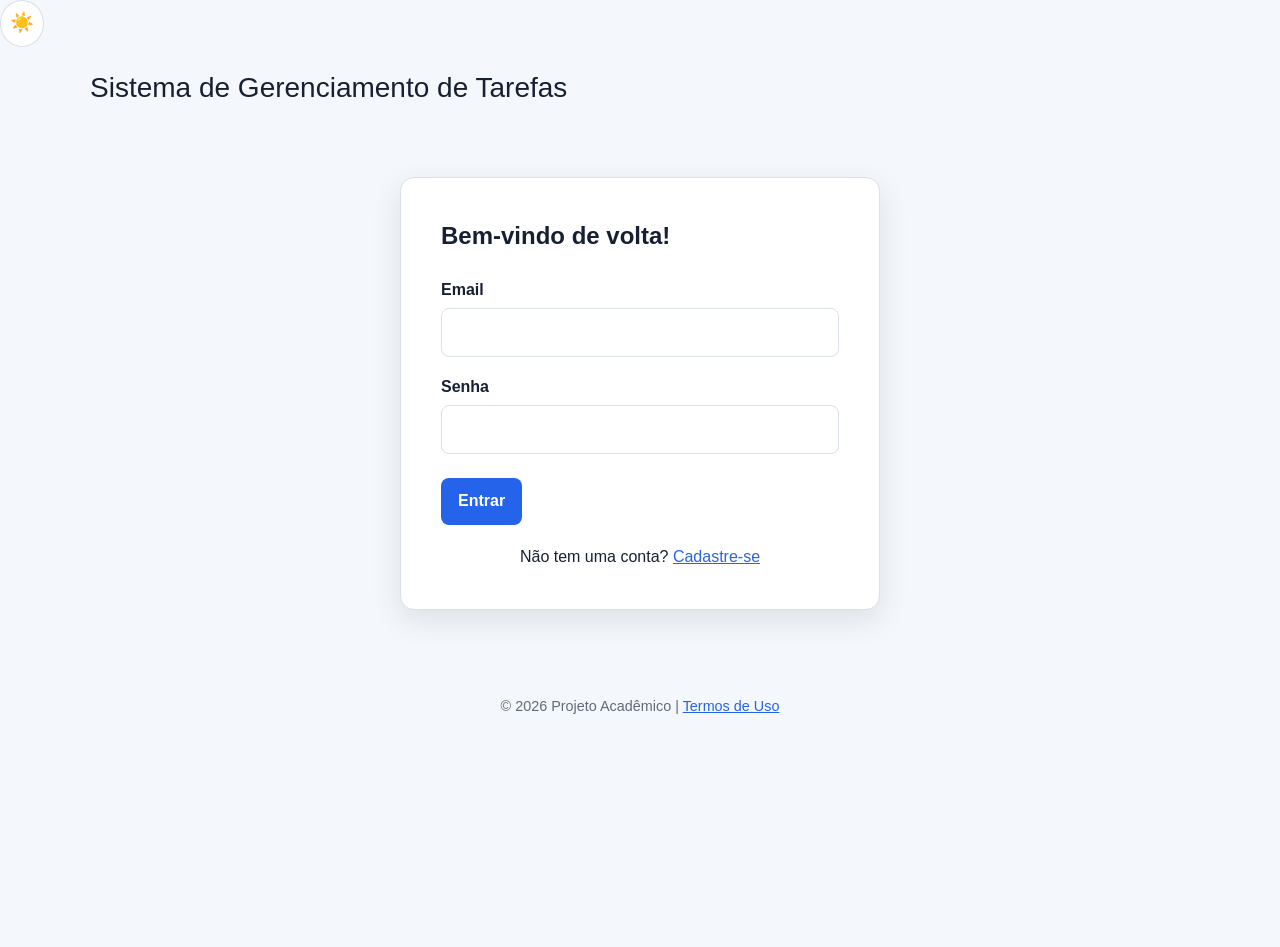
<file: index.html>
<!doctype html>
<html lang="pt-BR">

<head>
    <meta charset="utf-8">
    <meta name="viewport" content="width=device-width, initial-scale=1">
    <meta name="description" content="Sistema Gerenciador de Tarefas">
    <title>Login | Sistema de Gerenciamento de Tarefas</title>
    <link rel="stylesheet" href="css/style.css">
</head>

<body>
    <input type="checkbox" id="tema" class="controle-tema">
    <label for="tema" class="botao-tema" aria-label="Alternar tema" title="Alternar tema">
        <span class="icone-claro" aria-hidden="true">☀️</span>
        <span class="icone-escuro" aria-hidden="true">🌙</span>
    </label>

    <div class="pagina pagina-publica">
        <header class="cabecalho-publico">
            <p class="nome-sistema">Sistema de Gerenciamento de Tarefas</p>
        </header>
        <main class="conteudo-publico">
            <section class="cartao cartao-formulario" aria-labelledby="titulo-login">
                <h1 id="titulo-login" class="titulo-cartao">Bem-vindo de volta!</h1>
                <form action="pages/dashboard.html" method="get">
                    <div class="grupo-formulario">
                        <label for="email">Email</label>
                        <input class="campo" type="email" id="email" name="email" autocomplete="email" required>
                    </div>
                    <div class="grupo-formulario">
                        <label for="senha">Senha</label>
                        <input class="campo" type="password" id="senha" name="senha" autocomplete="current-password"
                            required>
                    </div>
                    <div class="acoes-formulario">
                        <button class="botao botao-primario" type="submit">Entrar</button>
                    </div>
                    <p class="link-formulario">Não tem uma conta? <a href="pages/cadastro.html">Cadastre-se</a></p>
                </form>
            </section>
        </main>
        <footer class="rodape-publico">
            <p>© 2026 Projeto Acadêmico | <a href="#">Termos de Uso</a></p>
        </footer>
    </div>
</body>

</html>
</file>
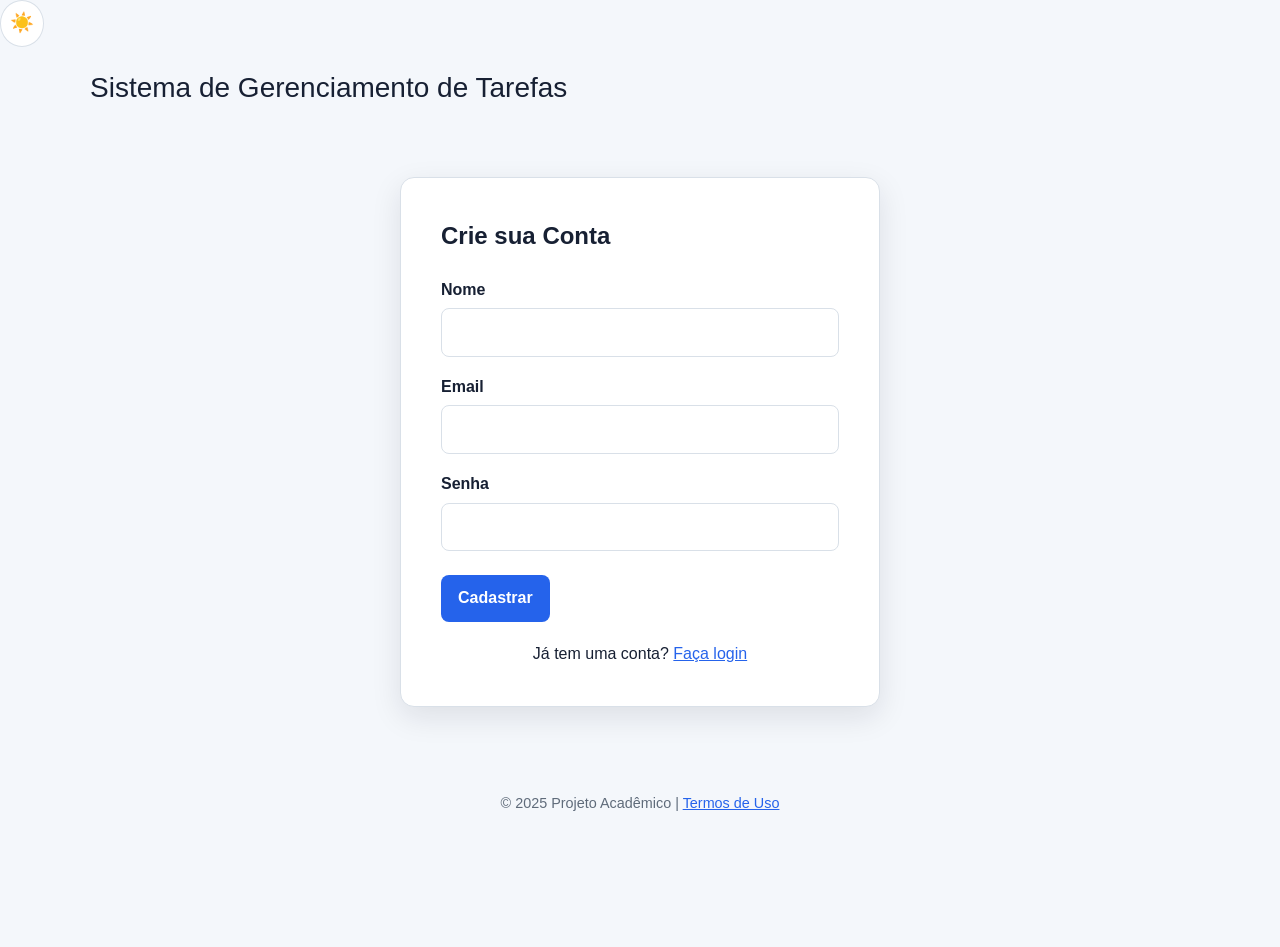
<file: pages/cadastro.html>
<!doctype html>
<html lang="pt-BR">

<head>
    <meta charset="utf-8">
    <meta name="viewport" content="width=device-width, initial-scale=1">
    <meta name="description" content="Sistema Gerenciador de Tarefas">
    <title>Cadastro | Sistema de Gerenciamento de Tarefas</title>
    <link rel="stylesheet" href="/css/style.css">
</head>

<body>
    <input type="checkbox" id="tema" class="controle-tema">
    <label for="tema" class="botao-tema" aria-label="Alternar tema" title="Alternar tema">
        <span class="icone-claro" aria-hidden="true">☀️</span>
        <span class="icone-escuro" aria-hidden="true">🌙</span>
    </label>

    <div class="pagina pagina-publica">
        <header class="cabecalho-publico">
            <p class="nome-sistema">Sistema de Gerenciamento de Tarefas</p>
        </header>
        <main class="conteudo-publico">
            <section class="cartao cartao-formulario" aria-labelledby="titulo-cadastro">
                <h1 id="titulo-cadastro" class="titulo-cartao">Crie sua Conta</h1>
                <form action="dashboard.html" method="get">
                    <div class="grupo-formulario">
                        <label for="nome">Nome</label>
                        <input class="campo" type="text" id="nome" name="nome" autocomplete="name" required>
                    </div>
                    <div class="grupo-formulario">
                        <label for="email">Email</label>
                        <input class="campo" type="email" id="email" name="email" autocomplete="email" required>
                    </div>
                    <div class="grupo-formulario">
                        <label for="senha">Senha</label>
                        <input class="campo" type="password" id="senha" name="senha" autocomplete="new-password"
                            required>
                    </div>
                    <div class="acoes-formulario">
                        <button class="botao botao-primario" type="submit">Cadastrar</button>
                    </div>
                    <p class="link-formulario">Já tem uma conta? <a href="../index.html">Faça login</a></p>
                </form>
            </section>
        </main>
        <footer class="rodape-publico">
            <p>© 2025 Projeto Acadêmico | <a href="#">Termos de Uso</a></p>
        </footer>
    </div>
</body>

</html>
</file>
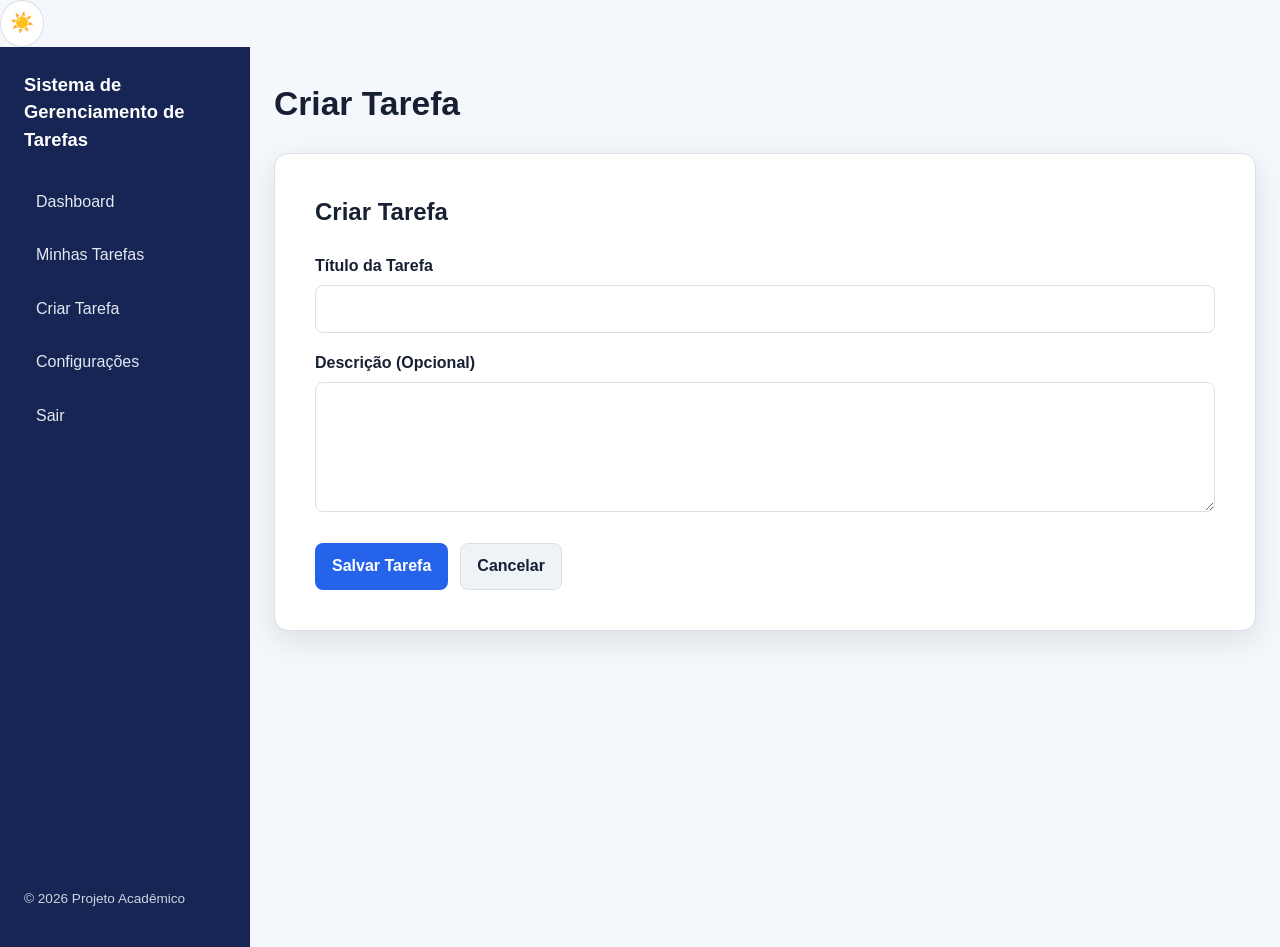
<file: pages/criar-tarefa.html>
<!doctype html>
<html lang="pt-BR">

<head>
    <meta charset="utf-8">
    <meta name="viewport" content="width=device-width, initial-scale=1">
    <meta name="description" content="Sistema Gerenciador de Tarefas">
    <title>Criar Tarefa | Sistema Gerenciador de Tarefas</title>
    <link rel="stylesheet" href="../css/style.css">
</head>

<body>
    <input type="checkbox" id="tema" class="controle-tema">
    <label for="tema" class="botao-tema" aria-label="Alternar tema" title="Alternar tema">
        <span class="icone-claro" aria-hidden="true">☀️</span>
        <span class="icone-escuro" aria-hidden="true">🌙</span>
    </label>

    <div class="pagina pagina-interna">
        <div class="layout-interno">
            <aside class="sidebar">
                <h2>Sistema de Gerenciamento de Tarefas</h2>
                <nav class="navegacao" aria-label="Navegação principal">
                    <ul>
                        <li><a href="dashboard.html">Dashboard</a></li>
                        <li><a href="dashboard.html">Minhas Tarefas</a></li>
                        <li><a href="criar-tarefa.html">Criar Tarefa</a></li>
                        <li><a href="#">Configurações</a></li>
                        <li><a href="../index.html">Sair</a></li>
                    </ul>
                </nav>
                <p class="sidebar-rodape">© 2026 Projeto Acadêmico</p>
            </aside>
            <main class="conteudo-interno">
                <header class="cabecalho-interno">
                    <h1>Criar Tarefa</h1>
                </header>

                <section class="cartao cartao-formulario" aria-labelledby="titulo-criar">
                    <h2 id="titulo-criar" class="titulo-cartao">Criar Tarefa</h2>

                    <form action="dashboard.html" method="get">
                        <div class="grupo-formulario">
                            <label for="titulo">Título da Tarefa</label>
                            <input class="campo" type="text" id="titulo" name="titulo" required>
                        </div>

                        <div class="grupo-formulario">
                            <label for="descricao">Descrição (Opcional)</label>
                            <textarea class="campo" id="descricao" name="descricao"></textarea>
                        </div>

                        <div class="acoes-formulario">
                            <button class="botao botao-primario" type="submit">Salvar Tarefa</button>
                            <a class="botao botao-secundario" href="dashboard.html">Cancelar</a>
                        </div>
                    </form>
                </section>
            </main>
        </div>
    </div>
</body>

</html>
</file>
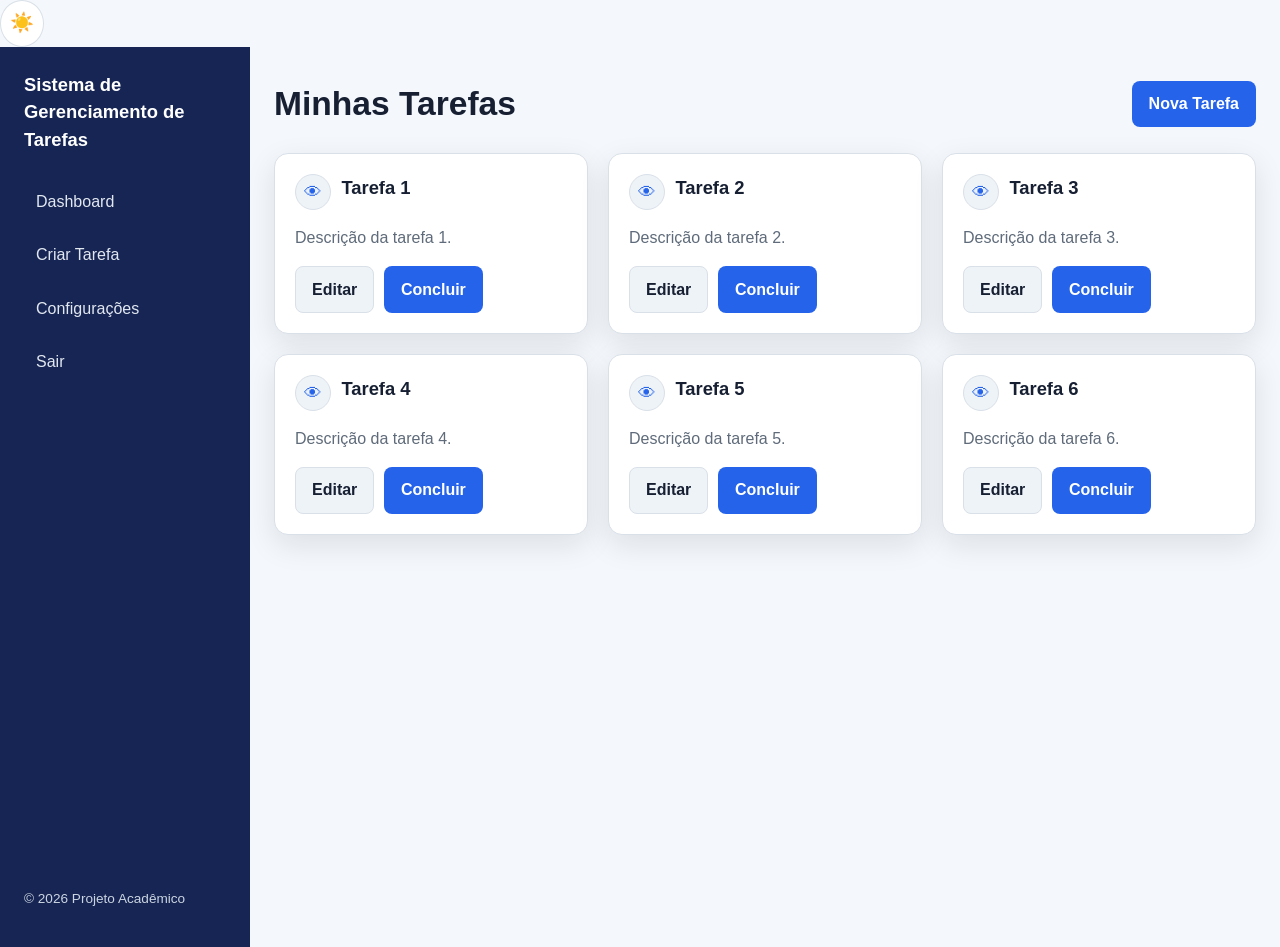
<file: pages/dashboard.html>
<!doctype html>
<html lang="pt-BR">

<head>
    <meta charset="utf-8">
    <meta name="viewport" content="width=device-width, initial-scale=1">
    <meta name="description" content="Sistema Gerenciador de Tarefas">
    <title>Minhas Tarefas | Sistema Gerenciador de Tarefas</title>
    <link rel="stylesheet" href="../css/style.css">
</head>

<body>
    <input type="checkbox" id="tema" class="controle-tema">
    <label for="tema" class="botao-tema" aria-label="Alternar tema" title="Alternar tema">
        <span class="icone-claro" aria-hidden="true">☀️</span>
        <span class="icone-escuro" aria-hidden="true">🌙</span>
    </label>

    <div class="pagina pagina-interna">
        <div class="layout-interno">
            <aside class="sidebar">
                <h2>Sistema de Gerenciamento de Tarefas</h2>
                <nav class="navegacao" aria-label="Navegação principal">
                    <ul>
                        <li><a href="dashboard.html">Dashboard</a></li>
                        <li><a href="criar-tarefa.html">Criar Tarefa</a></li>
                        <li><a href="#">Configurações</a></li>
                        <li><a href="../index.html">Sair</a></li>
                    </ul>
                </nav>
                <p class="sidebar-rodape">© 2026 Projeto Acadêmico</p>
            </aside>
            <main class="conteudo-interno">
                <header class="cabecalho-interno">
                    <h1>Minhas Tarefas</h1>
                    <a class="botao botao-primario" href="criar-tarefa.html">Nova Tarefa</a>
                </header>

                <section aria-labelledby="titulo-listagem">
                    <h2 id="titulo-listagem" class="visualmente-oculto">Lista de tarefas</h2>
                    <div class="grade-tarefas">
                        <article class="cartao cartao-tarefa">
                            <header class="cabecalho-tarefa">
                                <a class="icone-olho" href="detalhes.html" aria-label="Ver detalhes da Tarefa 1"
                                    title="Ver detalhes">👁</a>
                                <h2>Tarefa 1</h2>
                            </header>
                            <p class="descricao-tarefa">Descrição da tarefa 1.</p>
                            <div class="acoes-tarefa">
                                <a class="botao botao-secundario" href="editar-tarefa.html">Editar</a>
                                <a class="botao botao-primario" href="#">Concluir</a>
                            </div>
                        </article>

                        <article class="cartao cartao-tarefa">
                            <header class="cabecalho-tarefa">
                                <a class="icone-olho" href="detalhes.html" aria-label="Ver detalhes da Tarefa 2"
                                    title="Ver detalhes">👁</a>
                                <h2>Tarefa 2</h2>
                            </header>
                            <p class="descricao-tarefa">Descrição da tarefa 2.</p>
                            <div class="acoes-tarefa">
                                <a class="botao botao-secundario" href="editar-tarefa.html">Editar</a>
                                <a class="botao botao-primario" href="#">Concluir</a>
                            </div>
                        </article>

                        <article class="cartao cartao-tarefa">
                            <header class="cabecalho-tarefa">
                                <a class="icone-olho" href="detalhes.html" aria-label="Ver detalhes da Tarefa 3"
                                    title="Ver detalhes">👁</a>
                                <h2>Tarefa 3</h2>
                            </header>
                            <p class="descricao-tarefa">Descrição da tarefa 3.</p>
                            <div class="acoes-tarefa">
                                <a class="botao botao-secundario" href="editar-tarefa.html">Editar</a>
                                <a class="botao botao-primario" href="#">Concluir</a>
                            </div>
                        </article>

                        <article class="cartao cartao-tarefa">
                            <header class="cabecalho-tarefa">
                                <a class="icone-olho" href="detalhes.html" aria-label="Ver detalhes da Tarefa 4"
                                    title="Ver detalhes">👁</a>
                                <h2>Tarefa 4</h2>
                            </header>
                            <p class="descricao-tarefa">Descrição da tarefa 4.</p>
                            <div class="acoes-tarefa">
                                <a class="botao botao-secundario" href="editar-tarefa.html">Editar</a>
                                <a class="botao botao-primario" href="#">Concluir</a>
                            </div>
                        </article>

                        <article class="cartao cartao-tarefa">
                            <header class="cabecalho-tarefa">
                                <a class="icone-olho" href="detalhes.html" aria-label="Ver detalhes da Tarefa 5"
                                    title="Ver detalhes">👁</a>
                                <h2>Tarefa 5</h2>
                            </header>
                            <p class="descricao-tarefa">Descrição da tarefa 5.</p>
                            <div class="acoes-tarefa">
                                <a class="botao botao-secundario" href="editar-tarefa.html">Editar</a>
                                <a class="botao botao-primario" href="#">Concluir</a>
                            </div>
                        </article>

                        <article class="cartao cartao-tarefa">
                            <header class="cabecalho-tarefa">
                                <a class="icone-olho" href="detalhes.html" aria-label="Ver detalhes da Tarefa 6"
                                    title="Ver detalhes">👁</a>
                                <h2>Tarefa 6</h2>
                            </header>
                            <p class="descricao-tarefa">Descrição da tarefa 6.</p>
                            <div class="acoes-tarefa">
                                <a class="botao botao-secundario" href="editar-tarefa.html">Editar</a>
                                <a class="botao botao-primario" href="#">Concluir</a>
                            </div>
                        </article>
                    </div>
                </section>
            </main>
        </div>
    </div>
</body>

</html>
</file>
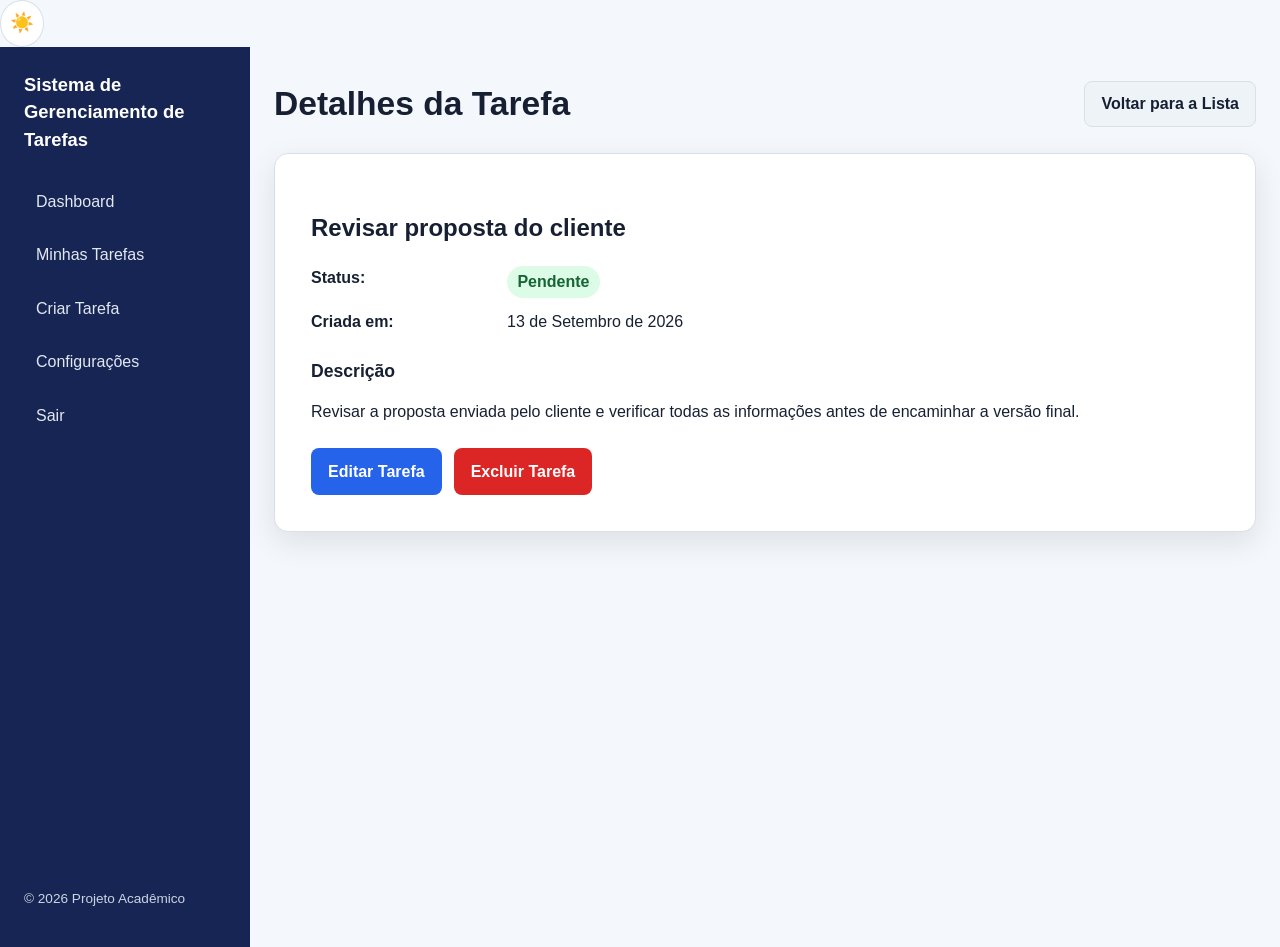
<file: pages/detalhes.html>
<!doctype html>
<html lang="pt-BR">

<head>
    <meta charset="utf-8">
    <meta name="viewport" content="width=device-width, initial-scale=1">
    <meta name="description" content="Sistema Gerenciador de Tarefas">
    <title>Detalhes da Tarefa | Sistema Gerenciador de Tarefas</title>
    <link rel="stylesheet" href="../css/style.css">
</head>

<body>
    <input type="checkbox" id="tema" class="controle-tema">
    <label for="tema" class="botao-tema" aria-label="Alternar tema" title="Alternar tema">
        <span class="icone-claro" aria-hidden="true">☀️</span>
        <span class="icone-escuro" aria-hidden="true">🌙</span>
    </label>

    <div class="pagina pagina-interna">
        <div class="layout-interno">
            <aside class="sidebar">
                <h2>Sistema de Gerenciamento de Tarefas</h2>
                <nav class="navegacao" aria-label="Navegação principal">
                    <ul>
                        <li><a href="dashboard.html">Dashboard</a></li>
                        <li><a href="dashboard.html">Minhas Tarefas</a></li>
                        <li><a href="criar-tarefa.html">Criar Tarefa</a></li>
                        <li><a href="#">Configurações</a></li>
                        <li><a href="../index.html">Sair</a></li>
                    </ul>
                </nav>
                <p class="sidebar-rodape">© 2026 Projeto Acadêmico</p>
            </aside>
            <main class="conteudo-interno">
                <header class="cabecalho-interno">
                    <h1>Detalhes da Tarefa</h1>
                    <a class="botao botao-secundario" href="dashboard.html">Voltar para a Lista</a>
                </header>

                <article class="cartao cartao-detalhes">
                    <h2>Revisar proposta do cliente</h2>

                    <dl class="lista-detalhes">
                        <dt>Status:</dt>
                        <dd><span class="status">Pendente</span></dd>

                        <dt>Criada em:</dt>
                        <dd>13 de Setembro de 2026</dd>
                    </dl>

                    <section class="descricao-detalhada" aria-labelledby="titulo-descricao">
                        <h2 id="titulo-descricao">Descrição</h2>
                        <p>Revisar a proposta enviada pelo cliente e verificar todas as informações antes de encaminhar
                            a versão final.</p>
                    </section>

                    <div class="acoes-formulario">
                        <a class="botao botao-primario" href="editar-tarefa.html">Editar Tarefa</a>
                        <a class="botao botao-perigo" href="#">Excluir Tarefa</a>
                    </div>
                </article>
            </main>
        </div>
    </div>
</body>

</html>
</file>
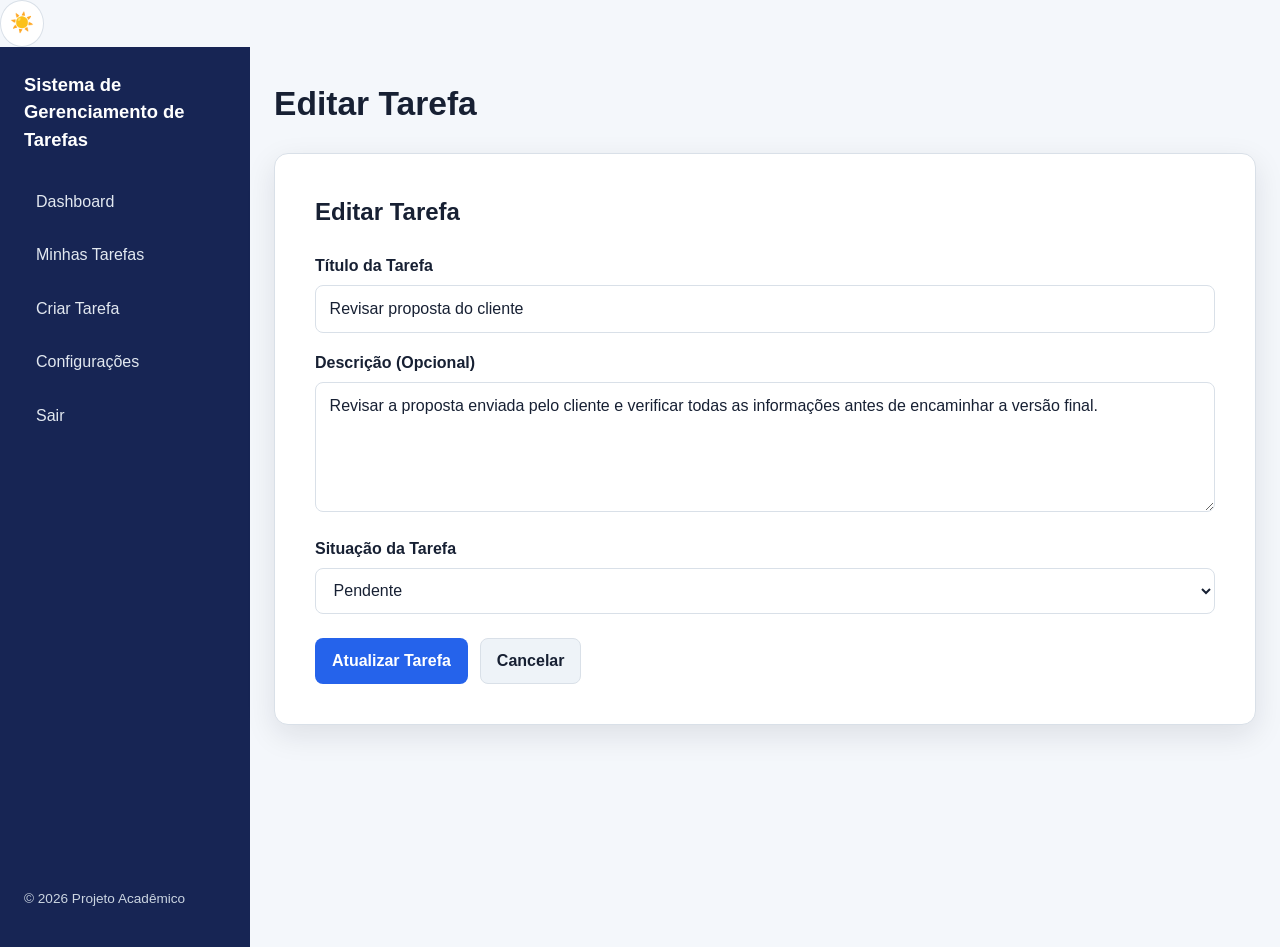
<file: pages/editar-tarefa.html>
<!doctype html>
<html lang="pt-BR">

<head>
    <meta charset="utf-8">
    <meta name="viewport" content="width=device-width, initial-scale=1">
    <meta name="description" content="Sistema Gerenciador de Tarefas">
    <title>Editar Tarefa | Sistema Gerenciador de Tarefas</title>
    <link rel="stylesheet" href="../css/style.css">
</head>

<body>
    <input type="checkbox" id="tema" class="controle-tema">
    <label for="tema" class="botao-tema" aria-label="Alternar tema" title="Alternar tema">
        <span class="icone-claro" aria-hidden="true">☀️</span>
        <span class="icone-escuro" aria-hidden="true">🌙</span>
    </label>

    <div class="pagina pagina-interna">
        <div class="layout-interno">
            <aside class="sidebar">
                <h2>Sistema de Gerenciamento de Tarefas</h2>
                <nav class="navegacao" aria-label="Navegação principal">
                    <ul>
                        <li><a href="dashboard.html">Dashboard</a></li>
                        <li><a href="dashboard.html">Minhas Tarefas</a></li>
                        <li><a href="criar-tarefa.html">Criar Tarefa</a></li>
                        <li><a href="#">Configurações</a></li>
                        <li><a href="../index.html">Sair</a></li>
                    </ul>
                </nav>
                <p class="sidebar-rodape">© 2026 Projeto Acadêmico</p>
            </aside>
            <main class="conteudo-interno">
                <header class="cabecalho-interno">
                    <h1>Editar Tarefa</h1>
                </header>

                <section class="cartao cartao-formulario" aria-labelledby="titulo-editar">
                    <h2 id="titulo-editar" class="titulo-cartao">Editar Tarefa</h2>

                    <form action="detalhes.html" method="get">
                        <div class="grupo-formulario">
                            <label for="titulo">Título da Tarefa</label>
                            <input class="campo" type="text" id="titulo" name="titulo"
                                value="Revisar proposta do cliente" required>
                        </div>

                        <div class="grupo-formulario">
                            <label for="descricao">Descrição (Opcional)</label>
                            <textarea class="campo" id="descricao"
                                name="descricao">Revisar a proposta enviada pelo cliente e verificar todas as informações antes de encaminhar a versão final.</textarea>
                        </div>

                        <div class="grupo-formulario">
                            <label for="situacao">Situação da Tarefa</label>
                            <select class="campo" id="situacao" name="situacao">
                                <option value="pendente" selected>Pendente</option>
                                <option value="em-andamento">Em andamento</option>
                                <option value="concluida">Concluída</option>
                            </select>
                        </div>

                        <div class="acoes-formulario">
                            <button class="botao botao-primario" type="submit">Atualizar Tarefa</button>
                            <a class="botao botao-secundario" href="dashboard.html">Cancelar</a>
                        </div>
                    </form>
                </section>
            </main>
        </div>
    </div>
</body>

</html>
</file>
<file: css/style.css>
/* ==========================================================
   SISTEMA GERENCIADOR DE TAREFAS
   HTML5 + CSS3 | Sem JavaScript
   ========================================================== */

:root {
    --cor-fundo: #f4f7fb;
    --cor-superficie: #ffffff;
    --cor-superficie-secundaria: #eef3f8;
    --cor-texto: #172033;
    --cor-texto-secundario: #5f6b7a;
    --cor-primaria: #2563eb;
    --cor-primaria-hover: #1d4ed8;
    --cor-secundaria: #64748b;
    --cor-sucesso: #15803d;
    --cor-perigo: #dc2626;
    --cor-borda: #d9e0e8;
    --cor-foco: #f59e0b;
    --sombra: 0 10px 30px rgba(15, 23, 42, 0.10);
    --raio: 14px;
}

* {
    box-sizing: border-box;
}

html {
    font-size: 16px;
}

body {
    margin: 0;
    min-height: 100vh;
    font-family: Arial, Helvetica, sans-serif;
    line-height: 1.5;
    color: var(--cor-texto);
    background: var(--cor-fundo);
}

a {
    color: var(--cor-primaria);
}

a:hover {
    color: var(--cor-primaria-hover);
}

button,
input,
textarea,
select {
    font: inherit;
}

button,
input,
textarea,
select,
a {
    -webkit-tap-highlight-color: transparent;
}

:focus-visible {
    outline: 3px solid var(--cor-foco);
    outline-offset: 3px;
}

/* ---------- Controle de tema ---------- */

.controle-tema {
    position: absolute;
    width: 1px;
    height: 1px;
    padding: 0;
    margin: -1px;
    overflow: hidden;
    clip: rect(0, 0, 0, 0);
    white-space: nowrap;
    border: 0;
}

.botao-tema {
    display: inline-flex;
    align-items: center;
    justify-content: center;
    min-width: 44px;
    min-height: 44px;
    padding: 0.5rem;
    border: 1px solid var(--cor-borda);
    border-radius: 50%;
    background: var(--cor-superficie);
    cursor: pointer;
    font-size: 1.2rem;
    user-select: none;
}

.botao-tema .icone-escuro {
    display: none;
}

.controle-tema:checked+.botao-tema .icone-claro {
    display: none;
}

.controle-tema:checked+.botao-tema .icone-escuro {
    display: inline;
}

/* Tema escuro aplicado aos elementos irmãos do controle. */
.controle-tema:checked~.pagina {
    --cor-fundo: #0f172a;
    --cor-superficie: #1e293b;
    --cor-superficie-secundaria: #273449;
    --cor-texto: #f8fafc;
    --cor-texto-secundario: #cbd5e1;
    --cor-borda: #475569;
    --sombra: 0 10px 30px rgba(0, 0, 0, 0.30);
}

.controle-tema:checked~.pagina .sidebar {
    background: #020617;
}

/* ---------- Cabeçalhos ---------- */

.cabecalho-publico {
    width: min(100% - 2rem, 1100px);
    margin: 0 auto;
    padding: 1.25rem 0;
    display: flex;
    align-items: center;
    justify-content: space-between;
    gap: 1rem;
}

.nome-sistema {
    margin: 0;
    font-size: clamp(1.25rem, 3vw, 1.75rem);
}

.pagina-publica {
    min-height: 100vh;
}

.conteudo-publico {
    width: min(100% - 2rem, 480px);
    margin: 0 auto;
    padding: 3rem 0;
}

.rodape-publico {
    width: min(100% - 2rem, 1100px);
    margin: 0 auto;
    padding: 1.5rem 0;
    text-align: center;
    color: var(--cor-texto-secundario);
    font-size: 0.9rem;
}

/* ---------- Cartões e formulários ---------- */

.cartao {
    background: var(--cor-superficie);
    border: 1px solid var(--cor-borda);
    border-radius: var(--raio);
    box-shadow: var(--sombra);
}

.cartao-formulario {
    padding: clamp(1.5rem, 4vw, 2.5rem);
}

.titulo-cartao {
    margin-top: 0;
    margin-bottom: 1.5rem;
    font-size: 1.5rem;
}

.grupo-formulario {
    margin-bottom: 1.15rem;
}

.grupo-formulario label {
    display: block;
    margin-bottom: 0.4rem;
    font-weight: 700;
}

.campo {
    width: 100%;
    min-height: 46px;
    padding: 0.7rem 0.85rem;
    color: var(--cor-texto);
    background: var(--cor-superficie);
    border: 1px solid var(--cor-borda);
    border-radius: 8px;
}

textarea.campo {
    min-height: 130px;
    resize: vertical;
}

.acoes-formulario {
    display: flex;
    flex-wrap: wrap;
    gap: 0.75rem;
    margin-top: 1.5rem;
}

.botao {
    display: inline-flex;
    align-items: center;
    justify-content: center;
    min-height: 44px;
    padding: 0.65rem 1rem;
    border: 1px solid transparent;
    border-radius: 8px;
    text-decoration: none;
    font-weight: 700;
    cursor: pointer;
}

.botao-primario {
    color: #fff;
    background: var(--cor-primaria);
}

.botao-primario:hover {
    color: #fff;
    background: var(--cor-primaria-hover);
}

.botao-secundario {
    color: var(--cor-texto);
    background: var(--cor-superficie-secundaria);
    border-color: var(--cor-borda);
}

.botao-perigo {
    color: #fff;
    background: var(--cor-perigo);
}

.texto-apoio {
    color: var(--cor-texto-secundario);
}

.link-formulario {
    margin: 1.25rem 0 0;
    text-align: center;
}

/* ---------- Área interna ---------- */

.pagina-interna {
    min-height: 100vh;
}

.layout-interno {
    display: grid;
    grid-template-columns: 250px 1fr;
    min-height: 100vh;
}

.sidebar {
    display: flex;
    flex-direction: column;
    gap: 1.5rem;
    padding: 1.5rem;
    color: #fff;
    background: #172554;
}

.sidebar h2 {
    margin: 0;
    font-size: 1.15rem;
}

.navegacao ul {
    display: grid;
    gap: 0.35rem;
    margin: 0;
    padding: 0;
    list-style: none;
}

.navegacao a {
    display: block;
    padding: 0.75rem;
    color: #e2e8f0;
    border-radius: 8px;
    text-decoration: none;
}

.navegacao a:hover,
.navegacao a[aria-current="page"] {
    color: #fff;
    background: rgba(255, 255, 255, 0.12);
}

.sidebar-rodape {
    margin-top: auto;
    color: #cbd5e1;
    font-size: 0.85rem;
}

.conteudo-interno {
    width: min(100% - 3rem, 1200px);
    margin: 0 auto;
    padding: 2rem 0 3rem;
}

.cabecalho-interno {
    display: flex;
    align-items: center;
    justify-content: space-between;
    gap: 1rem;
    margin-bottom: 1.5rem;
}

.cabecalho-interno h1 {
    margin: 0;
    font-size: clamp(1.5rem, 3vw, 2.1rem);
}

.grade-tarefas {
    display: grid;
    grid-template-columns: repeat(3, minmax(0, 1fr));
    gap: 1.25rem;
}

.cartao-tarefa {
    padding: 1.25rem;
}

.cabecalho-tarefa {
    display: flex;
    align-items: flex-start;
    gap: 0.65rem;
}

.icone-olho {
    flex: 0 0 auto;
    width: 2.25rem;
    height: 2.25rem;
    display: inline-flex;
    align-items: center;
    justify-content: center;
    color: var(--cor-primaria);
    background: var(--cor-superficie-secundaria);
    border: 1px solid var(--cor-borda);
    border-radius: 50%;
    text-decoration: none;
    font-size: 1.1rem;
}

.cabecalho-tarefa h2 {
    margin: 0;
    font-size: 1.15rem;
}

.descricao-tarefa {
    margin: 1rem 0;
    color: var(--cor-texto-secundario);
}

.acoes-tarefa {
    display: flex;
    flex-wrap: wrap;
    gap: 0.6rem;
}

/* ---------- Detalhes ---------- */

.cartao-detalhes {
    padding: clamp(1.5rem, 4vw, 2.25rem);
}

.lista-detalhes {
    display: grid;
    grid-template-columns: minmax(120px, 180px) 1fr;
    gap: 0.75rem 1rem;
    margin: 0 0 1.5rem;
}

.lista-detalhes dt {
    font-weight: 700;
}

.lista-detalhes dd {
    margin: 0;
}

.status {
    display: inline-block;
    padding: 0.25rem 0.65rem;
    border-radius: 999px;
    color: #166534;
    background: #dcfce7;
    font-weight: 700;
}

.controle-tema:checked~.pagina .status {
    color: #bbf7d0;
    background: #14532d;
}

.descricao-detalhada {
    margin: 1.5rem 0;
}

.descricao-detalhada h2 {
    font-size: 1.1rem;
}

/* ---------- Responsividade ---------- */

@media (max-width: 900px) {
    .grade-tarefas {
        grid-template-columns: repeat(2, minmax(0, 1fr));
    }
}

@media (max-width: 700px) {
    .layout-interno {
        grid-template-columns: 1fr;
    }

    .sidebar {
        padding: 1rem;
    }

    .navegacao ul {
        grid-template-columns: repeat(2, minmax(0, 1fr));
    }

    .conteudo-interno {
        width: min(100% - 2rem, 1200px);
        padding-top: 1.5rem;
    }

    .cabecalho-interno {
        align-items: flex-start;
        flex-direction: column;
    }

    .grade-tarefas {
        grid-template-columns: 1fr;
    }
}

@media (max-width: 480px) {
    .conteudo-publico {
        padding-top: 2rem;
    }

    .acoes-formulario,
    .acoes-tarefa {
        flex-direction: column;
    }

    .acoes-formulario .botao,
    .acoes-tarefa .botao {
        width: 100%;
    }

    .lista-detalhes {
        grid-template-columns: 1fr;
    }

    .navegacao ul {
        grid-template-columns: 1fr;
    }
}

@media (prefers-reduced-motion: reduce) {

    *,
    *::before,
    *::after {
        scroll-behavior: auto !important;
        transition: none !important;
    }
}

.visualmente-oculto {
    position: absolute;
    width: 1px;
    height: 1px;
    padding: 0;
    margin: -1px;
    overflow: hidden;
    clip: rect(0, 0, 0, 0);
    white-space: nowrap;
    border: 0;
}

/* ==========================================================
   AJUSTES DE CONTRASTE - TEMA ESCURO
   ========================================================== */

/* Garante que os textos principais usem a cor clara */
.controle-tema:checked~.pagina h1,
.controle-tema:checked~.pagina h2,
.controle-tema:checked~.pagina h3,
.controle-tema:checked~.pagina p,
.controle-tema:checked~.pagina label,
.controle-tema:checked~.pagina dt,
.controle-tema:checked~.pagina dd,
.controle-tema:checked~.pagina .nome-sistema {
    color: var(--cor-texto);
}

/* Texto secundário */
.controle-tema:checked~.pagina .descricao-tarefa,
.controle-tema:checked~.pagina .texto-apoio,
.controle-tema:checked~.pagina .rodape-publico {
    color: var(--cor-texto-secundario);
}

/* Campos dos formulários */
.controle-tema:checked~.pagina .campo {
    color: #f8fafc;
    background: #1e293b;
    border-color: #475569;
}

/* Texto digitado e opções do select */
.controle-tema:checked~.pagina input,
.controle-tema:checked~.pagina textarea,
.controle-tema:checked~.pagina select {
    color: #f8fafc;
    background-color: #1e293b;
}

/* Placeholder dos campos */
.controle-tema:checked~.pagina .campo::placeholder {
    color: #cbd5e1;
    opacity: 1;
}

/* Status da tarefa */
.controle-tema:checked~.pagina .status {
    color: #bbf7d0;
    background: #14532d;
}

/* Botão secundário */
.controle-tema:checked~.pagina .botao-secundario {
    color: #f8fafc;
    background: #273449;
    border-color: #475569;
}

/* Ícone de visualizar detalhes */
.controle-tema:checked~.pagina .icone-olho {
    color: #93c5fd;
    background: #273449;
    border-color: #475569;
}
</file>
